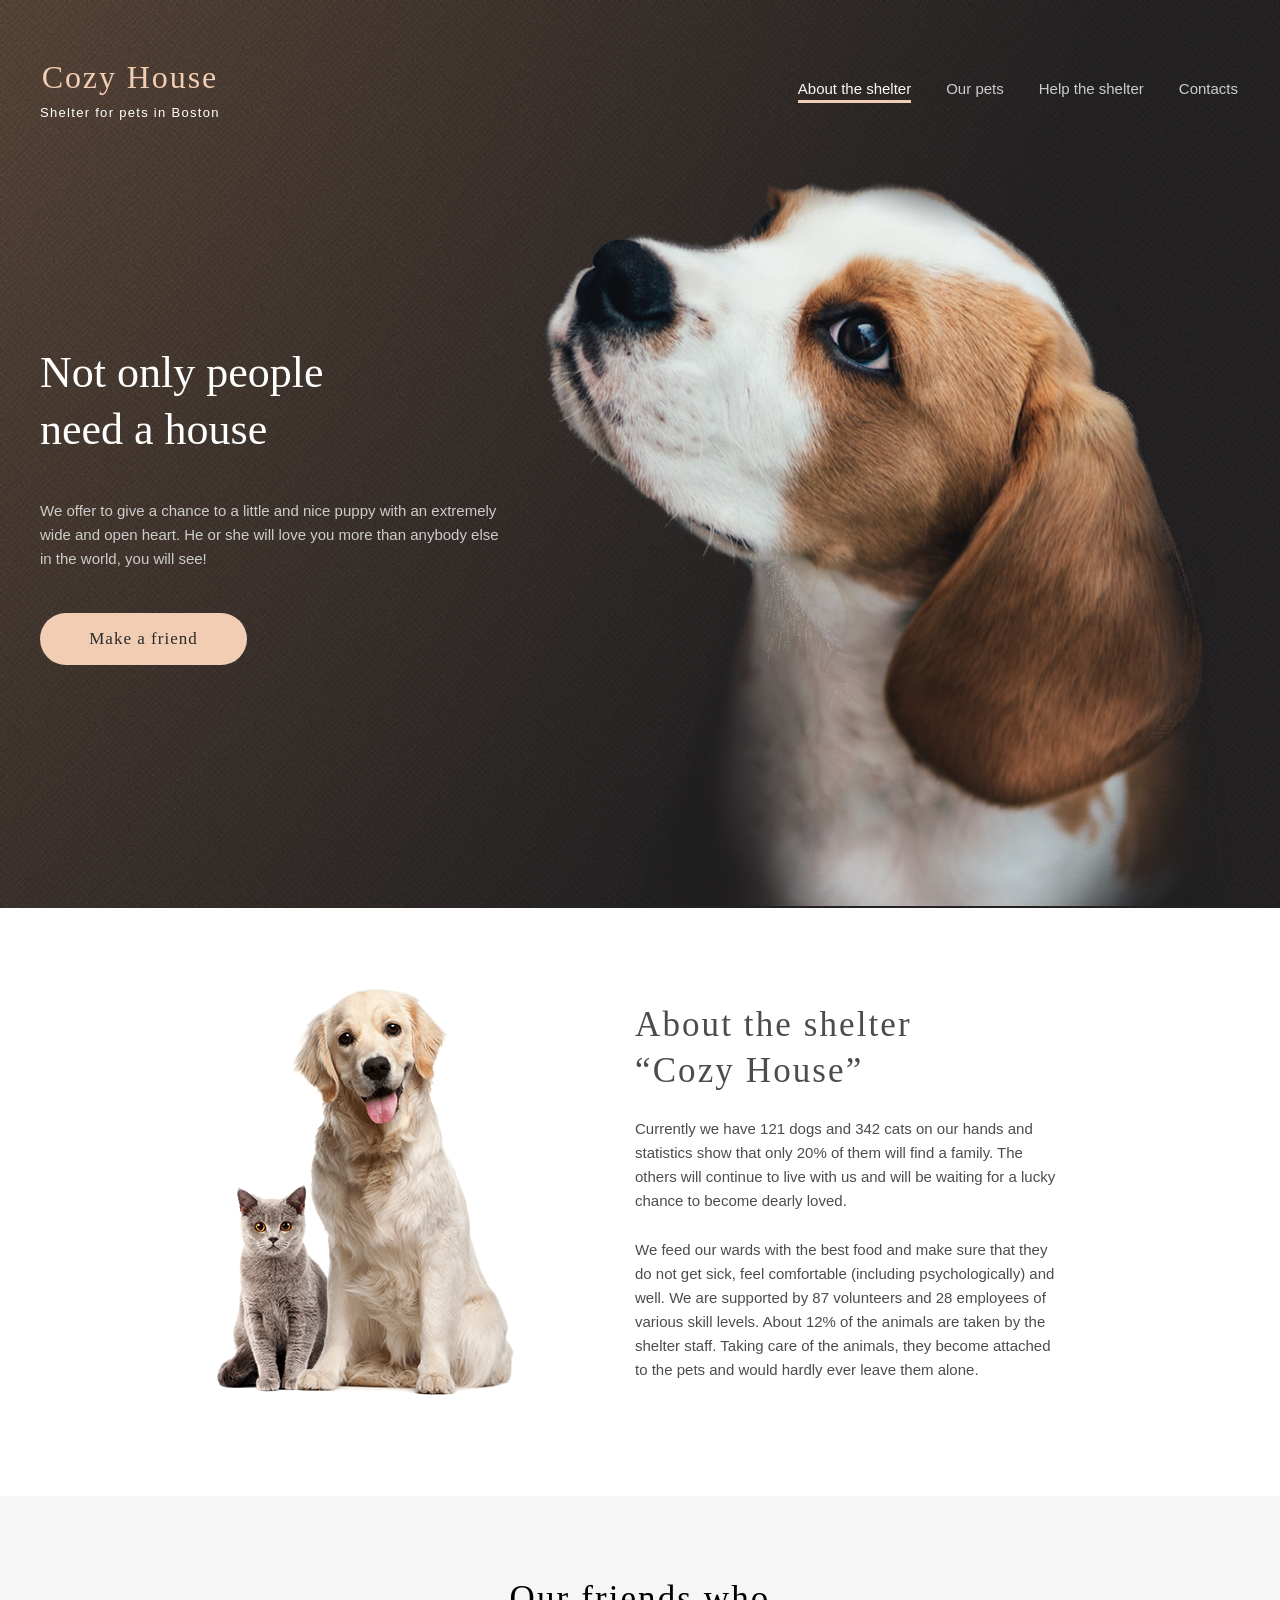
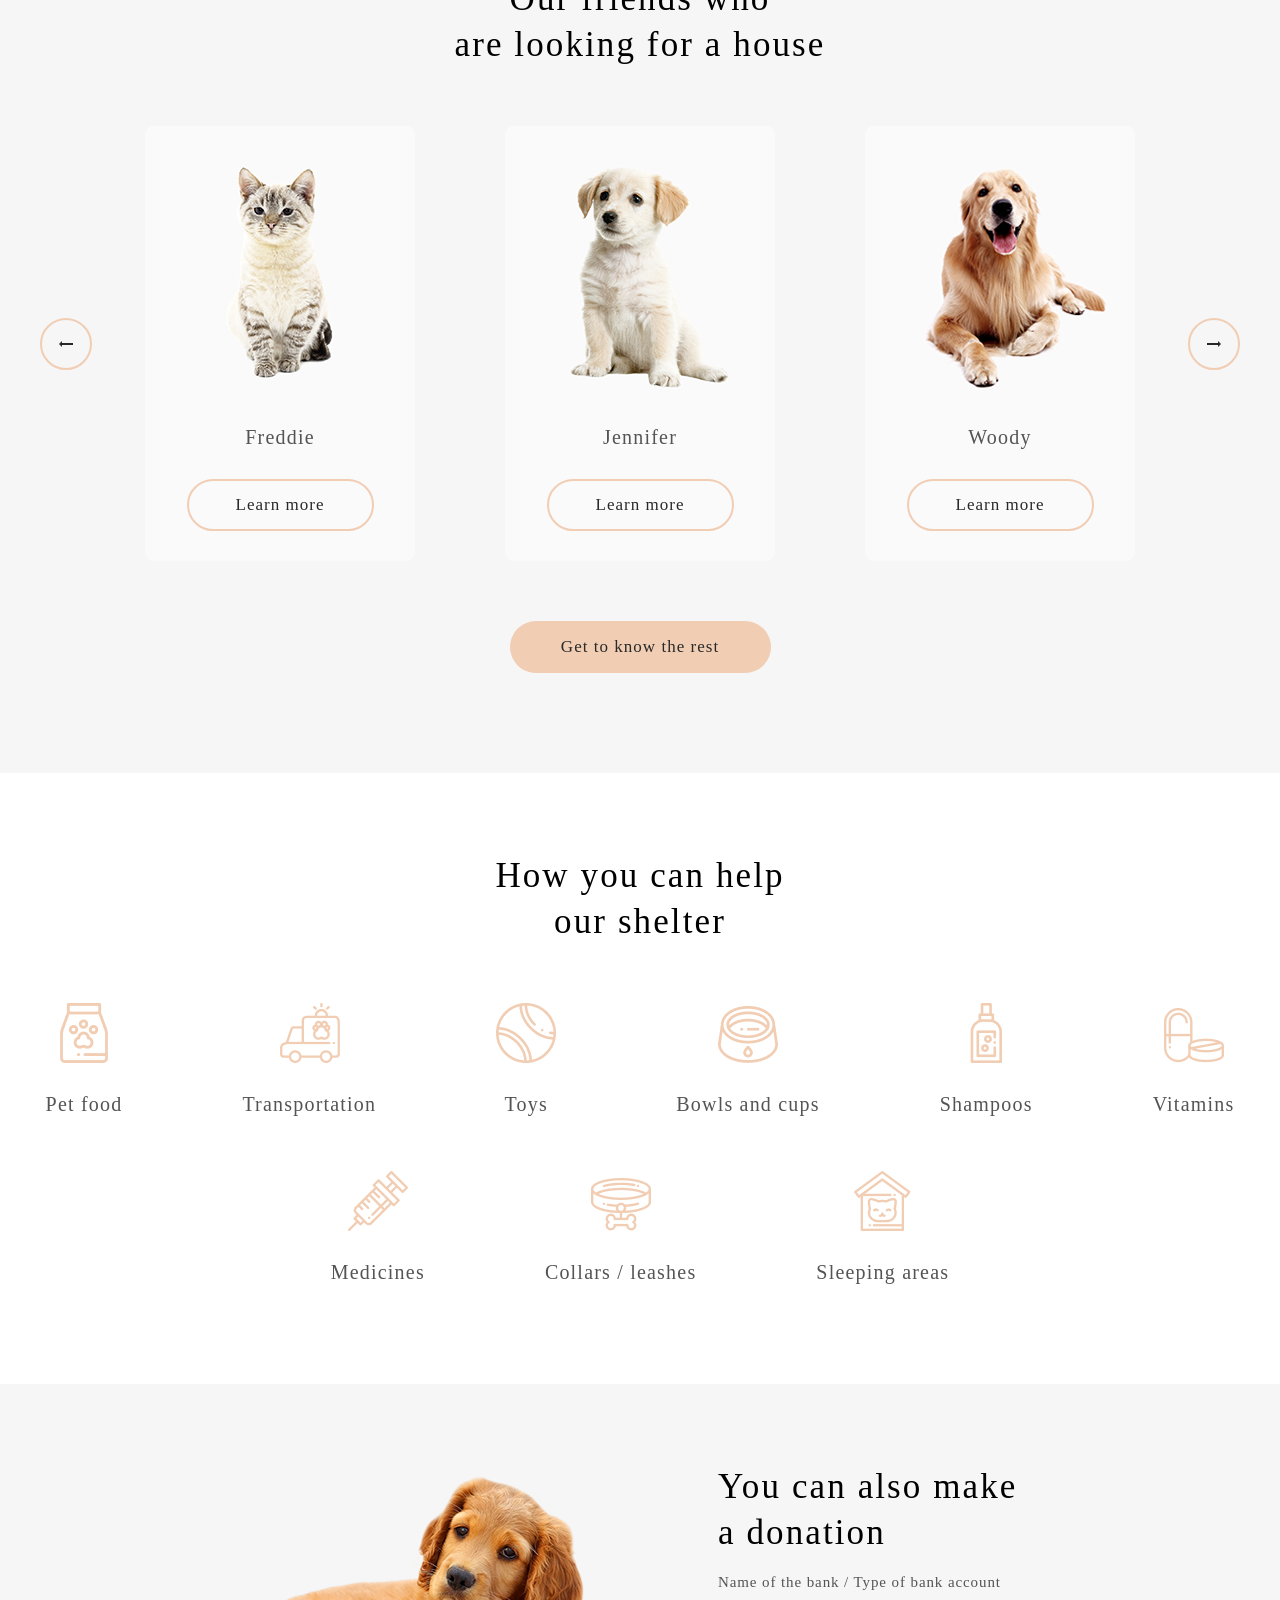
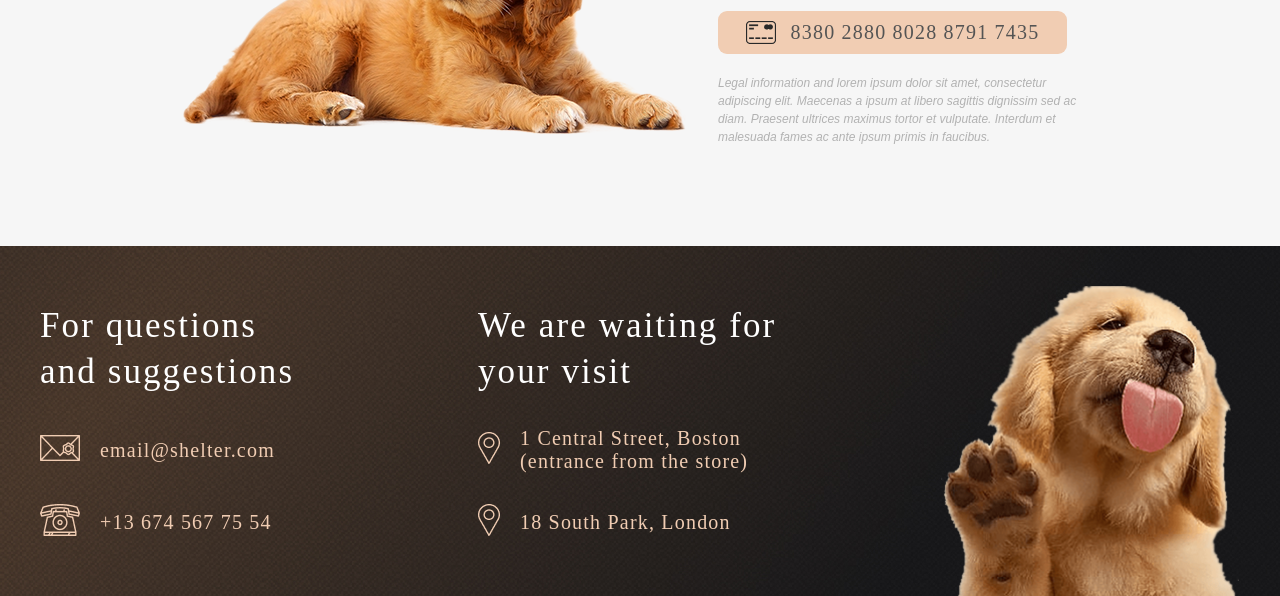
<file: shelter/pages/main/index.html>
<!DOCTYPE html>
<html lang="en">
<head>
    <meta charset="UTF-8">
    <meta http-equiv="X-UA-Compatible" content="IE=edge">
    <meta name="viewport" content="width=device-width, initial-scale=1.0">
    <title>Cozy House shelter</title>
    <link rel="stylesheet" href="style.css">
    <link rel="icon" href="../../assets/icons/favicon.ico">
</head>
<body>
    <header class="header">
        <div class="container header-container">
            <div class="logo">
                <h1 class="logo-title">Cozy House</h1>
                <p class="logo-subtitle">Shelter for pets in Boston</p>
            </div>
            <nav class="nav">
                <div class="logo logo-burger">
                    <h1 class="logo-title">Cozy House</h1>
                    <p class="logo-subtitle">Shelter for pets in Boston</p>
                </div>                
                <ul class="nav-menu">
                    <li class="nav-item">
                        <a class="nav-link nav-link-active" href="index.html">About the shelter</a>
                    </li>
                    <li class="nav-item">
                        <a class="nav-link" href="../../pages/pets/imdex.html">Our pets</a>
                    </li>
                    <li class="nav-item">
                        <a class="nav-link" href="#help">Help the shelter</a>
                    </li>
                    <li class="nav-item">
                        <a class="nav-link" href="#contacts">Contacts</a>
                    </li>
                </ul>
            </nav>
            <div class="burger">
                <div class="burger-line burger-line-1"></div>
                <div class="burger-line burger-line-2"></div>
                <div class="burger-line burger-line-3"></div>
            </div>
        </div>
    </header>
    <main>
        <div class="container start-screen-container">
            <div class="start-screen-content">
                <p class="start-screen-heading">Not only people need a house</p>
                <p class="start-screen-subheading">We offer to give a chance to a little and nice puppy with an extremely wide and open heart. He or she will love you more than anybody else in the world, you will see!</p>
                <a href="#pets" class="button-primary make-a-friend-btn">Make a friend</a>
            </div>
            <div class="start-screen-img"></div>
        </div>
        <div class="container about-container">
            <div class="about-image"></div>
            <div class="about-content">
                <h2 id="about" class="about-title">About the shelter “Cozy House”</h2>
                <p class="about-text about-text1">Currently we have 121 dogs and 342 cats on our hands and statistics show that only 20% of them will find a family. The others will continue to live with us and will be waiting for a lucky chance to become dearly loved.</p>
                <p class="about-text">We feed our wards with the best food and make sure that they do not get sick, feel comfortable (including psychologically) and well. We are supported by 87 volunteers and 28 employees of various skill levels. About 12% of the animals are taken by the shelter staff. Taking care of the animals, they become attached to the pets and would hardly ever leave them alone.</p>
            </div>
        </div>
        <div class="container pets-container">
            <h2 id="pets">Our friends who<br>are looking for a house</h2>
            <div class="slider-container">
                <div class="left-btn"></div>
                <div class="carousel-wrapper">
                    <div class="carousel">
                        <div class="item item-left">
                            <div class="sophia card">
                                <img src="../../assets/images/pets-Sophia.png" alt="pet">
                                <p class="pet-name">Sophia</p>
                                <button class="button-secondary learn-more-btn sophia">Learn more</button>
                            </div>
                            <div class="timmy card">
                                <img src="../../assets/images/pets-Timmy.png" alt="pet">
                                <p class="pet-name">Timmy</p>
                                <button class="button-secondary learn-more-btn timmy">Learn more</button>
                            </div>
                            <div class="charly card">
                                <img src="../../assets/images/pets-Charly.png" alt="pet">
                                <p class="pet-name">Charly</p>
                                <button class="button-secondary learn-more-btn charly">Learn more</button>
                            </div>
                        </div>
                        <div class="item item-active">
                            <div class="katrine card">
                                <img src="../../assets/images/pets-Katrine.png" alt="pet">
                                <p class="pet-name">Katrine</p>
                                <button class="button-secondary learn-more-btn katrine">Learn more</button>
                            </div>
                            <div class="jennifer card">
                                <img src="../../assets/images/pets-Jennifer.png" alt="pet">
                                <p class="pet-name">Jennifer</p>
                                <button class="button-secondary learn-more-btn jennifer">Learn more</button>
                            </div>
                            <div class="woody card">
                                <img src="../../assets/images/pets-Woody.png" alt="pet">
                                <p class="pet-name">Woody</p>
                                <button class="button-secondary learn-more-btn woody">Learn more</button>
                            </div>
                        </div>
                        <div class="item item-right">
                            <div class="sophia card">
                                <img src="../../assets/images/pets-Sophia.png" alt="pet">
                                <p class="pet-name">Sophia</p>
                                <button class="button-secondary learn-more-btn sophia">Learn more</button>
                            </div>
                            <div class="timmy card">
                                <img src="../../assets/images/pets-Timmy.png" alt="pet">
                                <p class="pet-name">Timmy</p>
                                <button class="button-secondary learn-more-btn timmy">Learn more</button>
                            </div>
                            <div class="charly card">
                                <img src="../../assets/images/pets-Charly.png" alt="pet">
                                <p class="pet-name">Charly</p>
                                <button class="button-secondary learn-more-btn charly">Learn more</button>
                            </div>
                        </div>
                    </div>
                </div>
                <div class="right-btn"></div>
            </div>
            <a href="../../pages/pets/imdex.html" class="button-primary get-to-know-btn">Get to know the rest</a>
        </div>
        <div class="container help-container">
            <h2 id="help">How you can help<br>our shelter</h2>
            <div class="help-list-container">
                <div class="help-item">
                    <img src="../../assets/images/Vector.png" alt="food">
                    <p>Pet food</p>
                </div>
                <div class="help-item">
                    <img src="../../assets/images/transportation.png" alt="transportation">
                    <p>Transportation</p>
                </div>
                <div class="help-item">
                    <img src="../../assets/images/toys.png" alt="toys">
                    <p>Toys</p>
                </div>
                <div class="help-item">
                    <img class="bowls-img" src="../../assets/images/bowls-and-cups.png" alt="bowls and cups">
                    <p>Bowls and cups</p>
                </div>
                <div class="help-item">
                    <img src="../../assets/images/shampoos.png" alt="shampoo">
                    <p>Shampoos</p>
                </div>
                <div class="help-item">
                    <img class="vitamins-img" src="../../assets/images/vitamins.png" alt="vitamins">
                    <p>Vitamins</p>
                </div>
                <div class="help-item">
                    <img src="../../assets/images/medicines.png" alt="medicines">
                    <p>Medicines</p>
                </div>
                <div class="help-item">
                    <img class="collars-img" src="../../assets/images/collars-or-leashes.png" alt="collars">
                    <p>Collars / leashes</p>
                </div>
                <div class="help-item">
                    <img src="../../assets/images/sleeping-area.png" alt="sleeping area">
                    <p>Sleeping areas</p>
                </div>             
            </div>
        </div>
        <div class="container donation-container">
            <div class="donation-image"></div>
            <div class="donation-content">
                <h2 class="donation-title">You can also make a donation</h2>
                <p class="bank-name">Name of the bank / Type of bank account</p>
                <a class="card-link" href="#">
                    <span class="card-link-span"><img class="card-img" src="../../assets/icons/credit-card.png" alt="card"></span>
                    <span class="card-link-span card-number">8380 2880 8028 8791 7435</span>
                </a>
                <p class="legal-information">Legal information and lorem ipsum dolor sit amet, consectetur adipiscing elit. Maecenas a ipsum at libero sagittis dignissim sed ac diam. Praesent ultrices maximus tortor et vulputate. Interdum et malesuada fames ac ante ipsum primis in faucibus.</p>
            </div>
        </div>
    </main>
    <footer class="container footer-container">
        <div class="contacts-tel contacts" id="contacts">
            <h2 class="contacts-heading">For questions and suggestions</h2>
            <p class="footer-p email-p">
                <a class="contacts-link" href="mailto:email@shelter.com">
                    <img src="../../assets/images/mail.png" alt="mail">
                </a>
                <a class="contacts-link" href="mailto:email@shelter.com">
                    email@shelter.com
                </a>
            </p>
            <p class="footer-p phone-p">
                <a class="contacts-link" href="tel:+136745677554">
                    <img src="../../assets/images/phone.png" alt="phone"></a>
                <a class="contacts-link" href="tel:+136745677554">
                    +13 674 567 75 54
                </a>
            </p>
        </div>
        <div class="contacts-geo contacts">
            <h2 class="contacts-heading">We are waiting for your visit</h2>
            <p class="footer-p boston-p">
                <a class="contacts-link" href="https://www.google.com/maps/@48.1638206,29.4000361,3z?hl=en" target="_blank">
                    <img src="../../assets/images/pin.png" alt="geo">
                </a>
                <a class="contacts-link" href="https://www.google.com/maps/@48.1638206,29.4000361,3z?hl=en" target="_blank">
                    1 Central Street, Boston (entrance from the store)
                </a>
                </p>
            <p class="footer-p london-p">
                <a class="contacts-link" href="https://www.google.com/maps/@48.1638206,29.4000361,3z?hl=en" target="_blank">
                    <img src="../../assets/images/pin.png" alt="geo">
                </a>
                <a class="contacts-link" href="https://www.google.com/maps/@48.1638206,29.4000361,3z?hl=en" target="_blank">
                    18 South Park, London
                </a>
            </p>
        </div>
        <div class="footer-img"></div>
    </footer>
    <div class="popup hidden">
        <div class="close-btn"></div>
        <div class="modal-window">
            <img class="popup-photo" src="../../assets/images/jennifer.png" alt="pet">
            <div class="popup-content">
                <p class="popup-name">Jennifer</p>
                <p class="popup-type">Dog - Labrador</p>
                <p class="popup-description">Jennifer is a sweet 2 months old Labrador that is patiently waiting to find a new forever home.This girl really enjoys being able to go outside to run and play, but won't hesitate to play up a storm in the house if she has all of her favorite toys.</p>
                <ul class="param-list">
                    <li class="param-item">
                        <img class="marker" src="../../assets/images/dot.png" alt="list marker">
                        <span class="param-anme"><b>Age: </b></span>
                        <span class="age">2 months</span>
                    </li>
                    <li class="param-item">
                        <img class="marker" src="../../assets/images/dot.png" alt="list marker">
                        <span class="param-anme"><b>Inoculations: </b></span>
                        <span class="inoculations">none</span>
                    </li>
                    <li class="param-item">
                        <img class="marker" src="../../assets/images/dot.png" alt="list marker">
                        <span class="param-anme"><b>Diseases: </b></span>
                        <span class="diseases">none</span>
                    </li>
                    <li class="param-item">
                        <img class="marker" src="../../assets/images/dot.png" alt="list marker">
                        <span class="param-anme"><b>Parasites: </b></span>
                        <span class="parasites">none</span>
                    </li>
                </ul>
            </div>
        </div>
    </div>
    <div class="darkener"></div>
    <script type="module" src="script.js"></script>
    <script src="pets.json"></script>
</body>
</html>
</file>
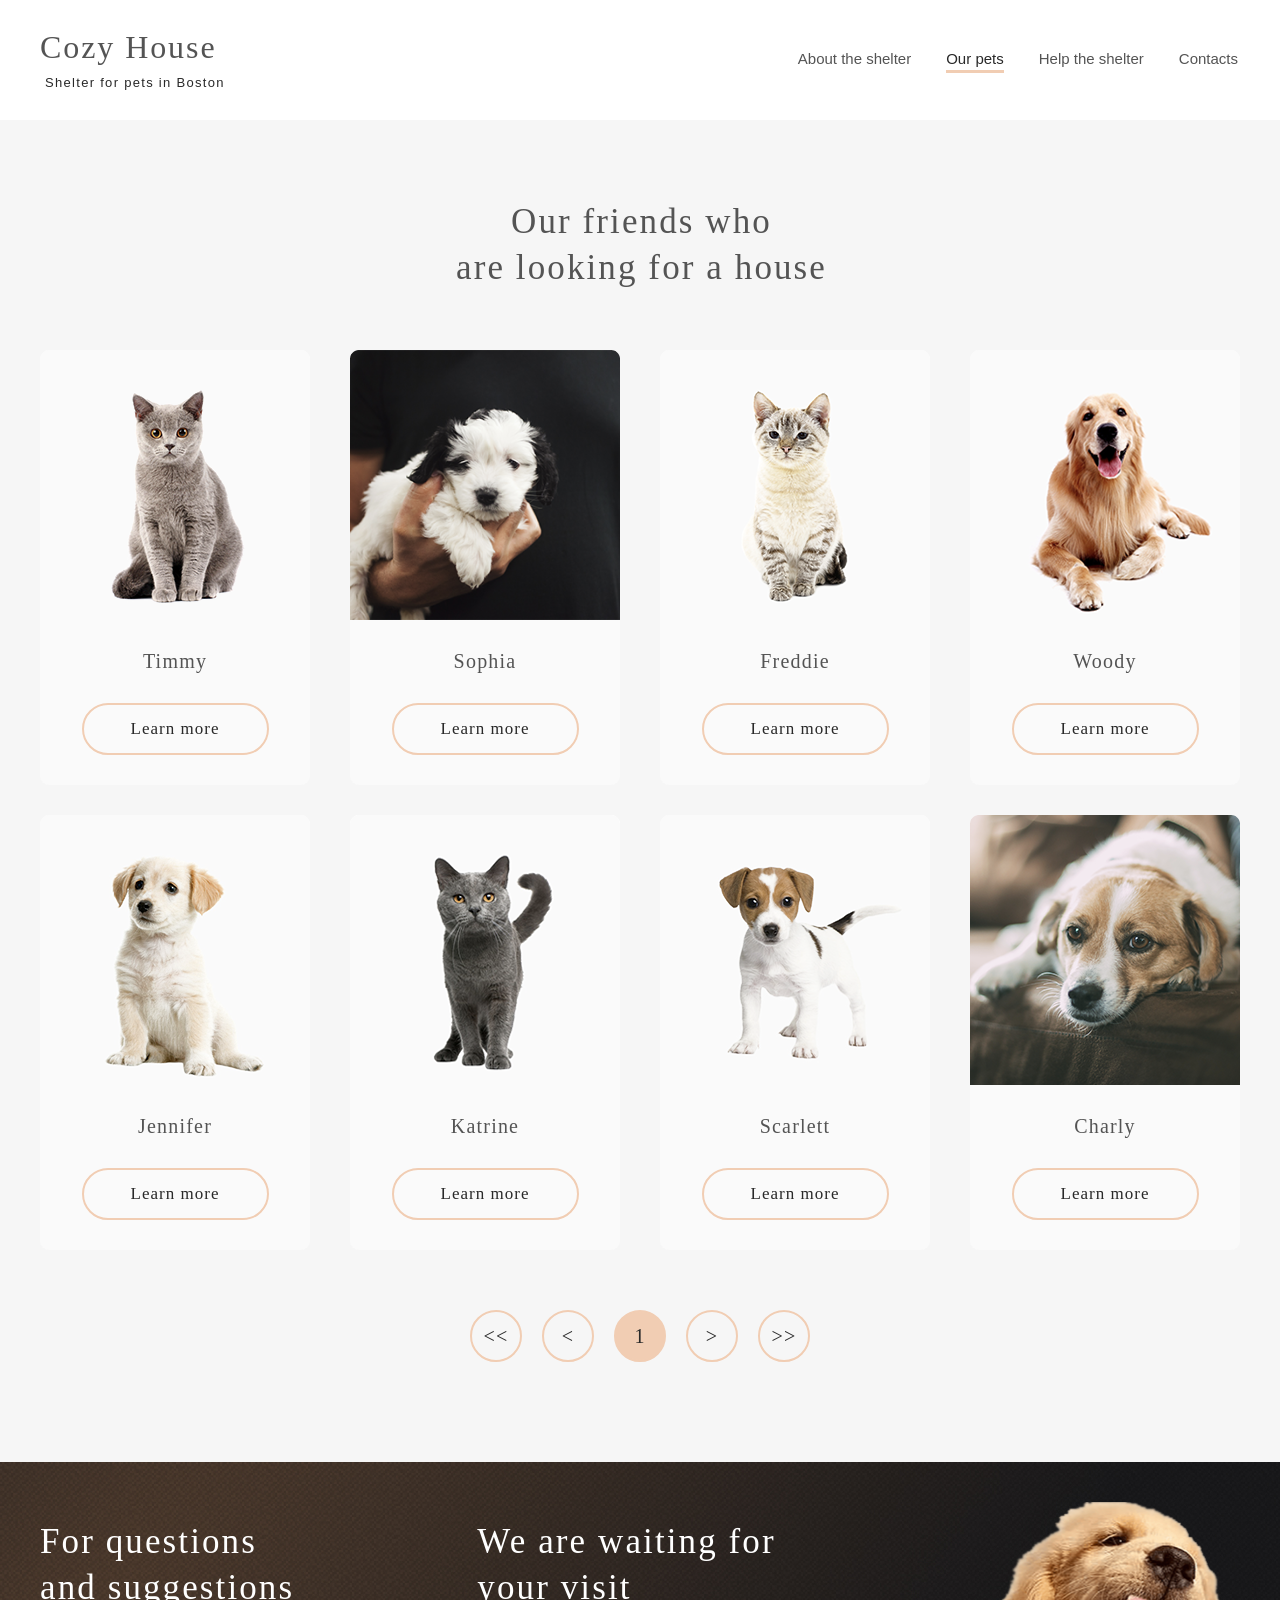
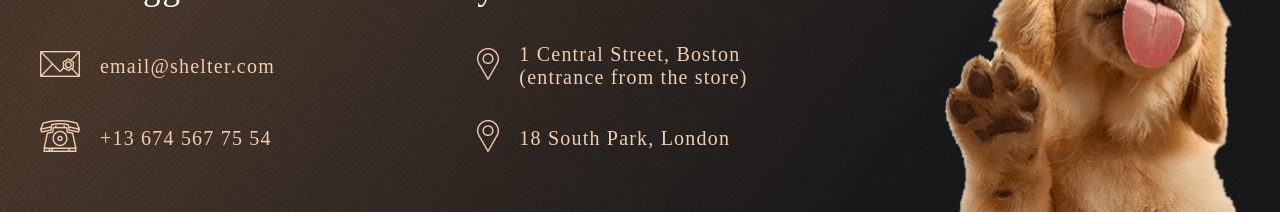
<file: shelter/pages/pets/imdex.html>
<!DOCTYPE html>
<html lang="en">
<head>
    <meta charset="UTF-8">
    <meta http-equiv="X-UA-Compatible" content="IE=edge">
    <meta name="viewport" content="width=device-width, initial-scale=1.0">
    <title>Cozy House shelter pets</title>
    <link rel="stylesheet" href="style.css">
    <link rel="icon" href="../../assets/icons/favicon.ico">
</head>
<body>
    <header class="header">
        <div class="container header-container">
            <a href="../../pages/main/index.html" class="logo-link">
                <h1 class="logo-title">Cozy House</h1>
                <p class="logo-subtitle">Shelter for pets in Boston</p>
            </a>
            <nav class="nav">
                <a href="../../pages/main/index.html" class="logo-link logo-burger">
                    <h1 class="logo-title">Cozy House</h1>
                    <p class="logo-subtitle">Shelter for pets in Boston</p>
                </a>   
                <ul class="nav-menu">
                    <li class="nav-item">
                        <a class="nav-link" href="../../pages/main/index.html">About the shelter</a>
                    </li>
                    <li class="nav-item">
                        <a class="nav-link nav-link-active" href="../../pages/pets/imdex.html">Our pets</a>
                    </li>
                    <li class="nav-item">
                        <a class="nav-link" href="../../pages/main/#help">Help the shelter</a>
                    </li>
                    <li class="nav-item">
                        <a class="nav-link" href="#contacts">Contacts</a>
                    </li>
                </ul>
            </nav>
            <div class="burger">
                <div class="burger-line burger-line-1"></div>
                <div class="burger-line burger-line-2"></div>
                <div class="burger-line burger-line-3"></div>
            </div>
            <div class="darkener"></div>            
        </div>
    </header>
    <main>
        <div class="popup hidden">
            <div class="close-btn"></div>
            <div class="modal-window">
                <img class="popup-photo" src="../../assets/images/jennifer.png" alt="pet">
                <div class="popup-content">
                    <p class="popup-name">Jennifer</p>
                    <p class="popup-type">Dog - Labrador</p>
                    <p class="popup-description">Jennifer is a sweet 2 months old Labrador that is patiently waiting to find a new forever home.This girl really enjoys being able to go outside to run and play, but won't hesitate to play up a storm in the house if she has all of her favorite toys.</p>
                    <ul class="param-list">
                        <li class="param-item">
                            <img class="marker" src="../../assets/images/dot.png" alt="list marker">
                            <span class="param-anme"><b>Age: </b></span>
                            <span class="age">2 months</span>
                        </li>
                        <li class="param-item">
                            <img class="marker" src="../../assets/images/dot.png" alt="list marker">
                            <span class="param-anme"><b>Inoculations: </b></span>
                            <span class="inoculations">none</span>
                        </li>
                        <li class="param-item">
                            <img class="marker" src="../../assets/images/dot.png" alt="list marker">
                            <span class="param-anme"><b>Diseases: </b></span>
                            <span class="diseases">none</span>
                        </li>
                        <li class="param-item">
                            <img class="marker" src="../../assets/images/dot.png" alt="list marker">
                            <span class="param-anme"><b>Parasites: </b></span>
                            <span class="parasites">none</span>
                        </li>
                    </ul>
                </div>
            </div>
        </div>
        <div class="container pets-container">
            <h2 class="pets-title">Our friends who<br>are looking for a house</h2>
            <div class="carousel-wrapper">    
                <div class="carousel">
                    <div class="item item-left">
                        <div class="katrine card">
                            <img src="../../assets/images/pets-Katrine.png" alt="pet">
                            <p class="pet-name">Katrine</p>
                            <button class="button-secondary learn-more-btn">Learn more</button>
                        </div>
                        <div class="jennifer card">
                            <img src="../../assets/images/pets-Jennifer.png" alt="pet">
                            <p class="pet-name">Jennifer</p>
                            <button class="button-secondary learn-more-btn">Learn more</button>
                        </div>
                        <div class="woody card">
                            <img src="../../assets/images/pets-Woody.png" alt="pet">
                            <p class="pet-name">Woody</p>
                            <button class="button-secondary learn-more-btn">Learn more</button>
                        </div>
                        <div class="sophia card">
                            <img src="../../assets/images/pets-Sophia.png" alt="pet">
                            <p class="pet-name">Sophia</p>
                            <button class="button-secondary learn-more-btn">Learn more</button>
                        </div>
                        <div class="timmy card">
                            <img src="../../assets/images/pets-Timmy.png" alt="pet">
                            <p class="pet-name">Timmy</p>
                            <button class="button-secondary learn-more-btn">Learn more</button>
                        </div>
                        <div class="charly card">
                            <img src="../../assets/images/pets-Charly.png" alt="pet">
                            <p class="pet-name">Charly</p>
                            <button class="button-secondary learn-more-btn">Learn more</button>
                        </div>
                        <div class="scarlett card">
                            <img src="../../assets/images/pets-Scarlett.png" alt="pet">
                            <p class="pet-name">Scarlett</p>
                            <button class="button-secondary learn-more-btn">Learn more</button>
                        </div>
                        <div class="freddie card">
                            <img src="../../assets/images/pets-Freddie.png" alt="pet">
                            <p class="pet-name">Freddie</p>
                            <button class="button-secondary learn-more-btn">Learn more</button>
                        </div>
                    </div>
                    <div class="item item-active">
                        <div class="katrine card">
                            <img src="../../assets/images/pets-Katrine.png" alt="pet">
                            <p class="pet-name">Katrine</p>
                            <button class="button-secondary learn-more-btn">Learn more</button>
                        </div>
                        <div class="jennifer card">
                            <img src="../../assets/images/pets-Jennifer.png" alt="pet">
                            <p class="pet-name">Jennifer</p>
                            <button class="button-secondary learn-more-btn">Learn more</button>
                        </div>
                        <div class="woody card">
                            <img src="../../assets/images/pets-Woody.png" alt="pet">
                            <p class="pet-name">Woody</p>
                            <button class="button-secondary learn-more-btn">Learn more</button>
                        </div>
                        <div class="sophia card">
                            <img src="../../assets/images/pets-Sophia.png" alt="pet">
                            <p class="pet-name">Sophia</p>
                            <button class="button-secondary learn-more-btn">Learn more</button>
                        </div>
                        <div class="timmy card">
                            <img src="../../assets/images/pets-Timmy.png" alt="pet">
                            <p class="pet-name">Timmy</p>
                            <button class="button-secondary learn-more-btn">Learn more</button>
                        </div>
                        <div class="charly card">
                            <img src="../../assets/images/pets-Charly.png" alt="pet">
                            <p class="pet-name">Charly</p>
                            <button class="button-secondary learn-more-btn">Learn more</button>
                        </div>
                        <div class="scarlett card">
                            <img src="../../assets/images/pets-Scarlett.png" alt="pet">
                            <p class="pet-name">Scarlett</p>
                            <button class="button-secondary learn-more-btn">Learn more</button>
                        </div>
                        <div class="freddie card">
                            <img src="../../assets/images/pets-Freddie.png" alt="pet">
                            <p class="pet-name">Freddie</p>
                            <button class="button-secondary learn-more-btn">Learn more</button>
                        </div>
                    </div>
                    <div class="item item-right">
                        <div class="katrine card">
                            <img src="../../assets/images/pets-Katrine.png" alt="pet">
                            <p class="pet-name">Katrine</p>
                            <button class="button-secondary learn-more-btn">Learn more</button>
                        </div>
                        <div class="jennifer card">
                            <img src="../../assets/images/pets-Jennifer.png" alt="pet">
                            <p class="pet-name">Jennifer</p>
                            <button class="button-secondary learn-more-btn">Learn more</button>
                        </div>
                        <div class="woody card">
                            <img src="../../assets/images/pets-Woody.png" alt="pet">
                            <p class="pet-name">Woody</p>
                            <button class="button-secondary learn-more-btn">Learn more</button>
                        </div>
                        <div class="sophia card">
                            <img src="../../assets/images/pets-Sophia.png" alt="pet">
                            <p class="pet-name">Sophia</p>
                            <button class="button-secondary learn-more-btn">Learn more</button>
                        </div>
                        <div class="timmy card">
                            <img src="../../assets/images/pets-Timmy.png" alt="pet">
                            <p class="pet-name">Timmy</p>
                            <button class="button-secondary learn-more-btn">Learn more</button>
                        </div>
                        <div class="charly card">
                            <img src="../../assets/images/pets-Charly.png" alt="pet">
                            <p class="pet-name">Charly</p>
                            <button class="button-secondary learn-more-btn">Learn more</button>
                        </div>
                        <div class="scarlett card">
                            <img src="../../assets/images/pets-Scarlett.png" alt="pet">
                            <p class="pet-name">Scarlett</p>
                            <button class="button-secondary learn-more-btn">Learn more</button>
                        </div>
                        <div class="freddie card">
                            <img src="../../assets/images/pets-Freddie.png" alt="pet">
                            <p class="pet-name">Freddie</p>
                            <button class="button-secondary learn-more-btn">Learn more</button>
                        </div>
                    </div>
                </div>
            </div>    
            <div class="navigation-container">
                <div class="navigation-button start-btn disabled">&lt&lt</div>
                <div class="navigation-button left-btn disabled">&lt;</div>
                <div class="navigation-button page-counter">1</div>
                <div class="navigation-button right-btn enabled">&gt</div>
                <div class="navigation-button end-btn enabled">&gt&gt</div>
            </div>
        </div>
    </main>
    <footer class="container footer-container">
        <div class="contacts-tel contacts" id="contacts">
            <h2 class="contacts-heading">For questions and suggestions</h2>
            <p class="footer-p email-p">
                <a class="contacts-link" href="mailto:email@shelter.com">
                    <img src="../../assets/images/mail.png" alt="mail">
                </a>
                <a class="contacts-link" href="mailto:email@shelter.com">
                    email@shelter.com
                </a>
            </p>
            <p class="footer-p phone-p">
                <a class="contacts-link" href="tel:+136745677554">
                    <img src="../../assets/images/phone.png" alt="phone"></a>
                <a class="contacts-link" href="tel:+136745677554">
                    +13 674 567 75 54
                </a>
            </p>
        </div>
        <div class="contacts-geo contacts">
            <h2 class="contacts-heading">We are waiting for your visit</h2>
            <p class="footer-p boston-p">
                <a class="contacts-link" href="https://www.google.com/maps/@48.1638206,29.4000361,3z?hl=en" target="_blank">
                    <img src="../../assets/images/pin.png" alt="geo">
                </a>
                <a class="contacts-link" href="https://www.google.com/maps/@48.1638206,29.4000361,3z?hl=en" target="_blank">
                    1 Central Street, Boston (entrance from the store)
                </a>
                </p>
            <p class="footer-p london-p">
                <a class="contacts-link" href="https://www.google.com/maps/@48.1638206,29.4000361,3z?hl=en" target="_blank">
                    <img src="../../assets/images/pin.png" alt="geo">
                </a>
                <a class="contacts-link" href="https://www.google.com/maps/@48.1638206,29.4000361,3z?hl=en" target="_blank">
                    18 South Park, London
                </a>
            </p>
        </div>
        <div class="footer-img"></div>
    </footer>
    <script src="../main/pets.json"></script>
    <script type="module" src="script.js"></script>
</body>
</html>
</file>
<file: shelter/pages/main/style.css>
html {
    scroll-behavior: smooth;
}
.disabled {
    overflow: hidden;
}
* {
    box-sizing: border-box;
}
body {
    background-color: #ffff;
    margin: 0;
    padding: 0;
}
.container {
    width: 1280px;
    margin: 0 auto;
    padding: 0 40px;
    overflow-x: hidden;
}
/*Header*/
.header-container {
    height: 180px;
    padding: 60px 40px;
    display: flex;
    justify-content: space-between;
    background: url(../../assets/images/start-screen-gradient-background.jpg);    
}

.logo {
    display: flex;
    flex-direction: column;
    row-gap: 10px;
    align-items: center;
}
.logo:hover{
    cursor: pointer;
}
.logo-title {
    margin: 0;
    font-family: 'Georgia';
    font-style: normal;
    font-weight: 400;
    font-size: 32px;
    line-height: 110%;
    /* or 35px */
    letter-spacing: 0.06em;
    color: #F1CDB3;
}
.logo-subtitle {
    font-family: 'Arial';
    font-style: normal;
    font-weight: 400;
    font-size: 13px;
    line-height: 15px;
    /* identical to box height */
    letter-spacing: 0.1em;
    /* color-light-xl */
    color: #FFFFFF;
    margin: 0;
}
.nav-menu {
    display: flex;
    align-items: center;
    column-gap: 35px;
    list-style: none;
    margin-top: 0;
    height: 60px;
    padding-right: 2px;
    padding-bottom: 2px;   
}
.nav-link {
    text-decoration: none;
    transition: 0.5s;
     padding-bottom: 3px;
}

.nav-link, .start-screen-subheading, .about-content {
    font-family: 'Arial';
    font-style: normal;
    font-weight: 400;
    font-size: 15px;
    line-height: 160%;
    /* identical to box height, or 24px */
    color: #CDCDCD;
}

.nav-link:hover {
    color: #FAFAFA;
    transform: translatey(-0.45em);
}
.nav-link-active {
    border-bottom: 3px solid #F1CDB3;;
    color: #FAFAFA
}

/* start screen*/
.start-screen-container {
    height: 728px;
    background: url(../../assets/images/start-screen-gradient-background.jpg);
    background-position: center -180px;
    display: flex;
    column-gap: 42px;
}
.start-screen-content {
    display: flex;
    flex-direction: column;
    row-gap: 41px;
    margin-top: 164px;
}
.start-screen-heading {
    font-family: 'Georgia';
    font-style: normal;
    font-weight: 400;
    font-size: 44px;
    line-height: 57px;
    /* or 57px */
    color: #FFFFFF;
    width: 310px;
    margin: 0;
}
.start-screen-subheading{
    width: 460px;
    height: 72px;
    margin: 0;
}
.start-screen-img {
    width: 698px;   
    height: 726px;
    background-image: url(../../assets/images/start-screen-puppy.png);

}

.make-a-friend-btn {
    margin-top: 1px;
}

/* button  */
.button-primary {
    display: inline-block;
    width: 207px;
    height: 52px;
    background: #F1CDB3;
    border-radius: 100px;
    border: none;
    font-family: 'Georgia';
    font-style: normal;
    font-weight: 400;
    font-size: 17px;
    line-height: 130%;
    /* identical to box height, or 22px */
    letter-spacing: 0.06em;
    color: #292929;
    transition: 0.5s;
    text-align: center;
    text-decoration: none;
    padding-top: 15px;
    
}
.button-primary:hover {
    background: #FDDCC4;
    cursor: pointer;
    transform: translatey(-0.45em);
}

/*  about */
.about-container {
    display: flex;
    padding-top: 80px;
    padding-bottom: 100px;
    justify-content: center;
    column-gap: 120px;
    background: #FFFFFF;
}
.about-image {
    background-image: url(../../assets/images/about-pets.png);
    width: 300px;
    height: 408px;
}
.about-title{
    width: 370px;
    height: 90px;
    font-family: 'Georgia';
    font-style: normal;
    font-weight: 400;
    font-size: 35px;
    line-height: 130%;
    /* or 45px */
    letter-spacing: 0.06em;
    margin-top: 14px;
    margin-bottom: 0;
}
.about-content{
    width: 430px;
    color: #4C4C4C;
    margin: 0;
}
.about-text {
    margin: 0;
    margin-top: 25px;
}

/* pets */
.pets-container {
    display: flex;
    flex-direction: column;
    align-items: center;
    padding-top: 80px;
    padding-bottom: 100px;
    background: #F6F6F6;
    row-gap: 60px;
}
#pets, #help, .donation-title {
    width: 400px;
    height: 90px;
    font-family: 'Georgia';
    font-style: normal;
    font-weight: 400;
    font-size: 35px;
    line-height: 130%;
    /* or 45px */
    letter-spacing: 0.06em;
    margin: 0 auto;
    text-align: center;
}
.get-to-know-btn {
    width: 261px;
    height: 52px;
}
.slider-container {
    display: flex;  
    justify-content: center;
    align-items: center;
    width: 100%;
    height: 435px;
    margin:0;
    column-gap: 53px;
}
.carousel-wrapper {
    width: 990px;
    overflow: hidden;
    height: 100%;
}
.carousel {
    position: relative;
    display: flex;
    height: 100%;
    flex-direction: row;
    justify-content: space-between;
    max-width: 990px;
    left: -990px;
}
.item {
    display: flex;
    flex-direction: row;
    justify-content: space-between;
    gap: 90px;
}

@keyframes move-right {
    from {
        left: -990px;
    }
    to {
        left: -1980px;
    }
}
.transition-right {
    animation-name: move-right;
    animation-duration: 0.5s;
}
@keyframes move-left {
    from {
        left: -990px;
    }
    to {
        left: 0px;
    }
}
.transition-left {
    animation-name: move-left;
    animation-duration: 0.5s;
}
.card {
    display: flex;
    align-items: center;
    flex-direction: column;
    row-gap: 30px;
    background-color: #FAFAFA;
    border-radius: 9px;
}
.card:hover {
    cursor: pointer;
    background-color: #ffffff;
    box-shadow: 0px 2px 35px 14px rgba(13, 13, 13, 0.04);
}
.pet-name {
    font-family: 'Georgia';
    font-style: normal;
    font-weight: 400;
    font-size: 20px;
    line-height: 23px;
    /* identical to box height */
    display: flex;
    align-items: center;
    text-align: center;
    letter-spacing: 0.06em;
    color: #545454;
    margin: 0;
}

/*button*/
.button-secondary {
    width: 187px;
    height: 52px;
    border-radius: 100px;
    border: 2px solid #F1CDB3;
    font-family: 'Georgia';
    font-style: normal;
    font-weight: 400;
    font-size: 17px;
    line-height: 130%;
    /* identical to box height, or 22px */
    letter-spacing: 0.06em;
    color: #292929;
    transition: 0.5s;
    text-align: center;
    text-decoration: none; 
    background-color: #FAFAFA; 
}
.button-secondary:hover {
    background: #FDDCC4;
    cursor: pointer;
    transform: translatey(-0.45em);
    border: 2px solid #FDDCC4;
}
.card:hover .button-secondary{
    background: #FDDCC4;
    cursor: pointer;
    border: 2px solid #FDDCC4;
}
.left-btn, .right-btn {
    width: 52px;
    height: 52px;
    border: 2px solid #F1CDB3;
    border-radius: 100px;
    background-repeat: no-repeat;
    background-position: center;
    transition: 0.5s;
} 
.left-btn {
    background-image: url(../../assets/images/Arrow.png);   
}
.right-btn {
    background-image: url(../../assets/images/Arrow.png);
    transform: rotate(-180deg)
}
.left-btn:hover, .right-btn:hover {
    cursor: pointer;
    background-color: #FDDCC4;
    transition: 0.5s;
    border: 2px solid #FDDCC4;
}


/* HELP */

.help-container {
    padding-top: 80px;
    padding-bottom: 80px;
}
.help-list-container {
    padding-top: 60px;
    display: flex;
    align-items: flex-end;
    justify-content: center;
    flex-wrap: wrap;
    gap: 35px 120px;
}
.help-item {
    font-family: 'Georgia';
    font-style: normal;
    font-weight: 400;
    font-size: 20px;
    line-height: 115%;
    /* identical to box height, or 23px */
    text-align: center;
    letter-spacing: 0.06em;
    /* color-dark-l */
    color: #545454;
}
.help-item p {
    margin-top: 25px;
}

/*donation*/

.donation-container {
    padding-top: 80px;
    padding-bottom: 100px;
    height: 462px;
    background: #F6F6F6;
    display: flex;
    justify-content: center;
    align-items: center;
    column-gap: 30px;
}
.donation-image {
    width: 505px;
    height: 261px;
    background-image: url(../../assets/images/donation-dog.png);
    margin-left: 1px;
}
.donation-content {
    width: 380px;
    height: 282px;
    display: flex;
    flex-direction: column;
    row-gap: 20px;
}
.donation-title {
    margin: 0;
    width: 300px;
    text-align: left;
}
.bank-name {
    width: 100%;
    font-family: 'Georgia';
    font-style: normal;
    font-weight: 400;
    font-size: 15px;
    line-height: 110%;
    /* identical to box height, or 17px */
    letter-spacing: 0.06em;
    color: #545454;
    margin: 0;
}
.legal-information {
    margin: 0;
    font-family: 'Arial';
    font-style: italic;
    font-weight: 400;
    font-size: 12px;
    line-height: 18px;
    /* or 150% */
    color: #B2B2B2;
}
.card-link {
    text-decoration: none;
    margin-top: 2px;
    width: 349px;
    height: 43px;
    background: #F1CDB3;
    border-radius: 9px;
    margin: 0;
    display: flex;
    column-gap: 15px;
    justify-content: center;
    transition: 0.5s;
}
.card-link:hover {
    background: #FDDCC4;
}

.card-link-span {
    font-family: 'Georgia';
    font-style: normal;
    font-weight: 400;
    font-size: 20px;
    line-height: 115%;
    /* identical to box height, or 23px */
    letter-spacing: 0.06em;
    color: #545454;
    margin-top: 10px;
}
/*footer*/
.footer-container {
    background: url(../../assets/images/footer-gradient-background.jpg);
    height: 350px;
    display: flex;
    padding-top: 40px;
    column-gap: 158px;
}
.contacts-link {
    font-family: 'Georgia';
    font-style: normal;
    font-weight: 400;
    font-size: 20px;
    line-height: 115%;
    /* or 23px */
    letter-spacing: 0.06em;
    color: #F1CDB3;
    text-decoration: none;
    margin: 0;
}
.contacts-heading {
    font-family: 'Georgia';
    font-style: normal;
    font-weight: 400;
    font-size: 35px;
    line-height: 130%;
    /* or 45px */
    letter-spacing: 0.06em;
    color: #FFFFFF;
    margin: 0;
    padding-top: 17px;
}
.contacts-tel {
    width: 280px;
}
.contacts-geo {
    width: 302px;
}
.footer-img {
    background-image: url(../../assets/images/footer-puppy.png);
    width: 300px;
    height: 310px;
    margin-left: 2px;
}
.footer-p {
    display: flex;
    column-gap: 20px;
    margin: 0;
    align-items: center;
    transition: 0.5s;   
}
.footer-p:hover {
    transform: translatey(-0.25em);
}
.email-p {
    margin-top: 41px;
}
.phone-p {
    margin-top: 38px;
}
.boston-p {
    margin-top: 33px;
}
.london-p {
    margin-top: 31px;
}

.burger {
    display: none;
}
.logo-burger {
    display: none;
}
/*POPUP*/
.popup {
    display: flex;
    flex-direction: column;
    position: fixed;
    width: 952px;
    height: 552px;
    left: 50%;
    top: 50%;
    transform: translate(-47%, -50%);
    z-index: 3;
}
.modal-window {
    display: flex;
    flex-direction: row;
    justify-content: flex-start;
    gap: 30px;
    background: #FAFAFA;
    border-radius: 9px;
    width: 900px;
}
.popup-name {
    font-family: 'Georgia';
    font-style: normal;
    font-weight: 400;
    font-size: 35px;
    line-height: 130%;
    /* or 45px */
    letter-spacing: 0.06em;
    color: #000000;
    margin: 0;
    margin-top: 50px;
}
.popup-type {
    font-family: 'Georgia';
    font-style: normal;
    font-weight: 400;
    font-size: 20px;
    line-height: 115%;
    /* identical to box height, or 23px */
    letter-spacing: 0.06em;
    color: #000000;
    margin: 0;
    margin-top: 10px;
}
.popup-description, .param-list {
    font-family: 'Georgia';
    font-style: normal;
    font-weight: 400;
    font-size: 15px;
    line-height: 110%;
    /* or 17px */
    letter-spacing: 0.06em;
    color: #000000;
    width: 350px;
    margin: 0;
    margin-top: 40px;
}
.param-list {
    padding: 0;
    margin: 0;
    margin-top: 40px; 
    list-style: none;  
}
.marker {
    padding-bottom: 3px;
    padding-right: 10px;
}
.param-item {
    margin-top: 11px;
}
.darkener.active {
    display: block;
    position: fixed;
    top: 0;
    left: 0;
    height: 100vh;
    width: 100vw;
    background-color: rgba(41, 41, 41);
    opacity: 60%;  
    transition: all 0.5s;
}
.close-btn {
    align-self: flex-end;
    width: 52px;
    height: 52px;
    border: 2px solid #F1CDB3;
    border-radius: 100px;     
    background-repeat: no-repeat;
    background-position: center;
    transition: 0.5s;  
    background-image: url(../../assets/images/close.png);
}
.close-btn:hover {
    cursor: pointer;
    background-color: #FDDCC4;
    transition: 0.5s;
    border: 2px solid #FDDCC4;
}
.close-btn-hovered {
    cursor: pointer;
    background-color: #FDDCC4;
    transition: 0.5s;
    border: 2px solid #FDDCC4;
}
.hidden {
    display: none;
}

/*adaprive 768 <= width <1280*/
@media (max-width: 1279px) {
.container {
    width: calc(100%-30px);
    height: 110px;
    padding: 0 30px;
}
.about-container, .pets-container, .help-container, .donation-container, .footer-container {
    width: 100%;
}

/*Header*/
.header-container {
    width: 100%;
    padding: 30px;
    background: url(../../assets/images/start-screen-gradient-background768.jpg);
    background-repeat: no-repeat;
    background-size: 100%;
}

    /* start screen*/
.start-screen-container {
    padding-top: 41px;
    width: 100%;
    height: 1055px;
    background: url(../../assets/images/start-screen-gradient-background768.jpg);
    background-repeat: no-repeat;
    background-size: 100%;
    flex-direction: column;
    row-gap: 100px;         
}
.start-screen-content {
    display: flex;
    flex-direction: column;
    align-items: center;
    margin-top: 0;
    margin-right: 1px;
}
.start-screen-heading {
    margin: 0;
    margin-right: 150px;
}
.start-screen-img {
    background-image: url(../../assets/images/start-screen-puppy.png);
    background-size: 569px 593px;
    background-repeat: no-repeat;
    align-self: flex-end;
    background-position: right 0px;              
}

        /*about*/
.about-container {
    display: flex;
    flex-direction: column-reverse;
    height: auto;
    padding-top: 80px;
    padding-bottom: 100px;
    align-items: center;
    justify-content: flex-start;
    row-gap: 80px;
    background: #FFFFFF;
}
.about-title{
    margin-top: 0px;
}

        /* pets */
.pets-container {
    height: auto;
    padding-top: 80px;
    padding-bottom: 100px;
}
.carousel-wrapper {
    column-gap: 40px;
    width: 580px;
}
.slider-container {
    column-gap: 12px;
}
.carousel {
    max-width: 580px;
    left: -580px;
}
.item {
    gap: 40px;
}
@keyframes move-right {
    from {
        left: -580px;
    }
    to {
        left: -1160px;
    }
}
@keyframes move-left {
    from {
        left: -580px;
    }
    to {
        left: 0px;
    }
}

        /* HELP */

.help-container {
    padding-top: 80px;
    padding-bottom: 95px;
    height: auto;
    
}
.help-list-container {
    display: flex;
    align-items: baseline ;
    justify-content: center;
    flex-wrap: wrap;
    height: auto;
    gap: 55px 60px;
}
.help-item {
    width: 24%;
    height: 111px;
}
.help-item p {
    margin-top: 25px;
    text-align: center;
}

        /*donation*/

.donation-container {
    padding-top: 80px;
    padding-bottom: 100px;
    height: auto;
    flex-direction: column-reverse;
    row-gap: 59px;
}
.donation-image {
    margin-left: 0;
    margin-right: 1px;
}


        /*footer*/

.footer-container {
    background: url(../../assets/images/footer-gradient-background768.jpg);
    background-repeat: no-repeat;
    background-size: 100%;
    height: auto;
    display: flex;
    flex-wrap: wrap;
    justify-content: center;
    align-items: center;
    padding-top: 30px;
    column-gap: 60px;
    row-gap: 61px;
}
.contacts-heading {
    padding-top: 0px;
}
.footer-img {
    margin-left: 0px;
}
.footer-img {
    background-image: url(../../assets/images/footer-puppy.png);
    width: 100%;
    background-repeat: no-repeat;
    background-position: center;

}
/*POPUP*/
.popup {
    width: 682px;
    height: 402px;
    transform: translate(-47%, -50%);
}
.modal-window {
    gap: 11px;
    border-radius: 9px;
    width: 630px;
}
.popup-photo {
    width: 350px;
    height: 350px;
    border-radius: 9px;
}
.popup-name {
    margin-top: 10px;
}
.popup-type {
    margin-top: 10px;
}
.popup-description, .param-list {
    font-size: 13px;
    width: 260px;
    margin-top: 20px;
}
.param-list {
    margin-top: 20px; 
}
.marker {
    padding-bottom: 3px;
    padding-right: 10px;
}
.param-item {
    margin-top: 6px;
}

}

@media (max-width: 767px) {
.container {
    width: calc(100%-10px);
    height: auto;
    padding: 0 10px;
}
.about-container, .pets-container, .help-container, .donation-container, .footer-container {
    width: 100%;
}

/*Header*/
.header-container {
    width: 100%;
    padding-top: 30px;
    padding-right: 53px;
    align-items: center;
    background: url(../../assets/images/start-screen-gradient-background320.jpg);
    background-repeat: no-repeat;
    background-size: 100%;
}

    /* start screen*/
.start-screen-container {
    padding-top: 60px;
    width: 100%;
    height: auto;
    background: url(../../assets/images/start-screen-gradient-background320.jpg);
    background-repeat: no-repeat;
    background-size: 100%;
    flex-direction: column;
    row-gap: 105px;  
    text-align: center;       
}
.start-screen-content {
    row-gap: 42px;   
}
.start-screen-heading {
    font-family: 'Georgia';
    font-style: normal;
    font-weight: 400;
    font-size: 25px;
    line-height: 130%;
    /* or 32px */
    color: #FFFFFF;
    margin: 0;
    width: 260px;
    height: 64px;
    text-align: center;
    letter-spacing: 0.06em;
}
.start-screen-subheading{
    margin: 0;
    width: 300px;
    height: 96px;
}
.start-screen-img {
    background-image: url(../../assets/images/start-screen-puppy.png);
    background-size: 260px 271.77px;
    background-repeat: no-repeat;
    background-position: center;  
    width: 260px;
    height: 271.81px;         
}
.make-a-friend-btn {
    margin-top: 0;
    margin-right: 1px;
}
 

        /*about*/

.about-container {
    display: flex;
    flex-direction: column-reverse;
    padding-top: 42px;
    padding-bottom: 42.4px;
    align-items: center;
    justify-content: center;
    row-gap: 25px;
    background: #FFFFFF;
}
.about-title{
    width: 270px;
    height: 64px;
    font-size: 25px;
    color: #545454;
    text-align: center;
}
.about-content{
    width: 270px;
    color: #4C4C4C;
    margin: 0;
    text-align: justify;
}
.about-text {
    margin: 0;
    margin-top: 22px;
}
.about-text1 {
    margin-top: 25px;
}
.about-image {
    background-image: url(../../assets/images/about-pets.png);
    background-size: 260px 353.6px;
    background-repeat: no-repeat;
    background-position: center;
    width: 260px;
    height: 353.6px;
    margin-top: 16px;
}
      

        /* pets */

.pets-container {
    height: auto;
    padding-top: 42px;
    padding-bottom: 42px;
    row-gap: 0;
}
#pets {
    width: 300px;
    height: 64px;
    font-size: 25px;
    margin: 0 auto;
    text-align: center;
    color: #545454;
}
.slider-container {
    display: flex;  
    justify-content: center;
    align-items: center;
    flex-wrap: wrap;
    width: 270px;
    height: 507px;
    margin-top: 42px;
    margin-bottom: 42px;
    column-gap: 80px;
    row-gap: 20px;
}
.carousel-wrapper {
    column-gap: 0px;
    width: 270px;
    height: 435px;
}
.carousel {
    max-width: 270px;
    left: -270px;
}
.item {
    gap: 0px;
}
@keyframes move-right {
    from {
        left: -270px;
    }
    to {
        left: -540px;
    }
}
@keyframes move-left {
    from {
        left: -270px;
    }
    to {
        left: 0px;
    }
}

.left-btn {
    order: 2;   
}
.right-btn {
    order: 3;
}
.carousel-wrapper {
    display: flex;
    
}

     /*help*/
#help {
    width: 300px;
    height: 64px;
    font-size: 25px;
    margin: 0 auto;
    text-align: center;
    color: #545454;
}
.help-container {
    padding-top: 42px;
    padding-bottom: 42px;
    height: auto; 
}
.help-list-container {
    display: flex;
    margin-top: 42px;
    justify-content: stretch;
    align-content: stretch;
    align-items: stretch;
    flex-wrap: wrap;
    height: auto;
    gap: 30px;
    padding: 0;
}
.help-item {
    width: 45%;
    height: 87px;
}
.help-item p {
    margin: 0;
    margin-top: 15px;
    text-align: center;
    font-family: 'Georgia';
    font-size: 15px;
    line-height: 110%;
    color: #545454;
}
.help-item img {
    height: 50px;
}
 
        /*donation*/

.donation-title {
    width: 229px;
    height: 64px;
    font-size: 25px;
    line-height: 32px;
    /* or 130% */
    color: #545454;
    margin: 0 auto;
    text-align: center;
}
.donation-container {
    padding-top: 42px;
    padding-bottom: 42px;
    width: 100%;
    height: auto;
    flex-direction: column-reverse;
    row-gap: 20px;
}
.donation-image {
    width: 260px;
    height: 135px;
    background-image: url(../../assets/images/donation-dog.png);
    background-size: 260px 135px;
    margin-top: 22px;
    margin-left: 0;
    margin-right: 1px;
}
.donation-content {
    width: 280px;
    height: 281px;
}
.bank-name {
    font-family: 'Georgia';
    font-style: normal;
    font-weight: 400;
    font-size: 15px;
    line-height: 160%;
    /* identical to box height, or 24px */
    letter-spacing: 0;
    color: #545454;
    margin: 0;  
    text-align: center;
}
.legal-information {
    margin: 0;
    text-align: justify;
}
.card-link {
    width: 100%; 
}
.card-link-span {
    font-size: 15px;
    line-height: 110%;
    /* identical to box height, or 17px */
    letter-spacing: 0.06em;
    color: #545454;
    margin-top: 10px;
}
.card-number {
    margin-top: 14px;
}
 
        /*footer*/

.footer-container {
    background: url(../../assets/images/footer-gradient-background320.jpg);
    background-repeat: no-repeat;
    background-size: 100%;
    height: auto;
    display: flex;
    flex-direction: column;
    flex-wrap: wrap;
    justify-content: center;
    align-items: center;
    padding-top: 30px;
    column-gap: 60px;
    row-gap: 36px;
}
.contacts-heading {
    width: 280px;
    font-size: 25px;
    line-height: 130%;
    /* or 32px */
    color: #FFFFFF;
    margin: 0;
    text-align: center;
    margin: 0 auto;
}

.footer-img {
    margin-left: 0px;
}
.contacts-tel {
    width: 280px;
}
.contacts-geo {
    width: 300px;
    align-self: center;
}
.footer-img {
    background-image: url(../../assets/images/footer-puppy.png);
    width: 300px;
    height: 310px;
    margin-left: 2px;
}
.footer-p {
    display: flex;
    column-gap: 20px;
    margin: 0;
    align-items: center;
    justify-content: center;
    transition: 0.5s;   
}
.footer-p:hover {
    transform: translatey(-0.25em);
}
.email-p {
    margin-top: 41px;
}
.phone-p {
    margin-top: 38px;
}
.boston-p {
    margin-top: 40px;
}
.london-p {
    margin-top: 37px;
    justify-content: flex-start;
}
.footer-img {
    background-image: url(../../assets/images/footer-puppy.png);
    background-size: 260px 269px;
    width: 260px;
    height: 269px;
    background-repeat: no-repeat;
    background-position: center;
    margin: 0;
    margin-top: 1px;
}


        /*BURGER*/

.logo-burger {
    display: flex;
    margin-top: 30px;
    margin-left: 10px;
    margin-bottom: 20px;
    align-self: flex-start;

}
.nav {
    display: flex;
    position: fixed;
    flex-direction: column;
    top: 0;
    right: -320px;
    width: 320px;
    height: 100vh;
    background-color: #292929;
    transition: 0.5s;
    z-index: 2;
    flex-direction: column;
    list-style: none;
    margin-top: 0;
    padding: 0;
    margin: 0; 
    transition: all 0.5s; 
}
.nav.open {
    right: 0;
}
.nav-menu{
    flex-direction: column;
    row-gap: 40px;
    padding: 0;
    padding-top: 140px;
    overflow: scroll;
    height: auto;
}

.nav-link {
    font-family: 'Arial';
    font-style: normal;
    font-weight: 400;
    font-size: 32px;
    line-height: 160%;
    /* or 51px */
    color: #CDCDCD;
}
.nav-link-active {
    color: #FAFAFA;
    padding-bottom: 6px;
}
.burger {
    display: flex;
    flex-direction: column;
    justify-content: space-between;
    align-items: center;
    width: 30px;
    height: 22px;
    cursor: pointer;
    user-select: none;
    z-index: 2;
    transition: all 0.5s;
}
.burger.open {
    transform: rotate(90deg);
}

.burger-line {
    width: 100%;
    height: 2px;
    background-color: #F1CDB3;
    transition: all 0.5s ease-in-out;
    z-index: 2;
}
.darkener.active {
    display: block;
    position: fixed;
    top: 0;
    left: 0;
    height: 100vh;
    width: 100vw;
    background-color: rgba(41, 41, 41);
    opacity: 60%;  
    transition: all 0.5s;
}
.disabled {
    overflow: hidden;
}
/*POPUP*/
.popup {
    width: 270px;
    height: 393px;
    transform: translate(-45%, -50%);
}
.modal-window {
    gap: 11px;
    border-radius: 9px;
    width: 240px;
    height: 341px;
}
.popup-photo {
display: none;
}
.popup-content {
    margin: 0 auto;
    text-align: justify;
}
.popup-name {
    margin-top: 10px;
    text-align: center;
}
.popup-type {
    margin-top: 10px;
    text-align: center;
}
.popup-description, .param-list {
    font-size: 10px;
    width: 220px;
    margin-top: 20px;
}
.popup-description {
    margin: 0 auto;
    margin-top: 20px;
}
.param-list {
    margin-top: 24px; 
    text-align: left;
}
.marker {
    padding-bottom: 3px;
    padding-right: 10px;
}
.param-item {
    margin-top: 6px;
}

}
</file>
<file: shelter/pages/pets/style.css>
html {
    scroll-behavior: smooth;
}

* {
    box-sizing: border-box;
}
body {
    background-color: #ffff;
    margin: 0;
    padding: 0;
}
.container {
    width: 1280px;
    margin: 0 auto;
    padding: 0 40px;
    overflow-x: hidden;
}
/*Header*/
header {
    position: sticky;
    top: 0;
    z-index: 2;
}
.header-container {
    height: 120px;
    display: flex;
    justify-content: space-between;
    background: #FFFFFF;
    padding-top: 30px;
}
.logo {
    display: flex;
    flex-direction: column;
    row-gap: 10px;
    align-items: center;
}
.logo:hover{
    cursor: pointer;
}
.logo-title {
    margin: 0;
    font-family: 'Georgia';
    font-style: normal;
    font-weight: 400;
    font-size: 32px;
    line-height: 110%;
    /* or 35px */
    letter-spacing: 0.06em;
    color: #545454;
}
.logo-subtitle {
    font-family: 'Arial';
    font-style: normal;
    font-weight: 400;
    font-size: 13px;
    line-height: 15px;
    /* identical to box height */
    letter-spacing: 0.1em;
    color: #292929;
    margin: 0;
    padding-top: 10px;
    padding-left: 5px;
}
.logo-link {
    text-decoration: none;
}
.nav-menu {
    display: flex;
    align-items: center;
    column-gap: 35px;
    list-style: none;
    margin-top: 0;
    height: 60px;
    padding-right: 2px;
    padding-bottom: 2px;   
}
.nav-link {
    text-decoration: none;
    transition: 0.5s;
     padding-bottom: 3px;
}
.disabled {
    overflow: hidden;
}
.nav-link {
    font-family: 'Arial';
    font-style: normal;
    font-weight: 400;
    font-size: 15px;
    line-height: 160%;
    /* identical to box height, or 24px */
    color: #545454;;
}

.nav-link:hover {
    color: #292929;
    transform: translatey(-0.45em);
}
.nav-link-active {
    color: #292929;
    border-bottom: 3px solid #F1CDB3;;
}

/* pets */
.pets-container {
    display: flex;
    flex-direction: column;
    align-items: center;
    justify-content: center;
    row-gap: 60px;
    padding-top: 79px;
    padding-bottom: 100px;
    background: #F6F6F6;
}
.carousel-wrapper {
    width: 1200px;    
    height: 900px;
    overflow: hidden;
}
.carousel {
    position: relative;
    display: flex;
    flex-direction: row;
    width: 3600px;
    max-height: 100%;
    left: -1200px;

}
.item {
    display: flex;
    flex-wrap: wrap;
    flex-direction: row;
    justify-content: space-between;
    gap: 30px;
    max-width: 1200px;
    max-height: 900px;
}
@keyframes move-right {
    from {
        left: -1200px;
    }
    to {
        left: -2400px;
    }
}
.transition-right {
    animation-name: move-right;
    animation-duration: 0.5s;
}
@keyframes move-left {
    from {
        left: -1200px;
    }
    to {
        left: 0px;
    }
}
.transition-left {
    animation-name: move-left;
    animation-duration: 0.5s;
}
.pets-title {
    font-family: 'Georgia';
    font-style: normal;
    font-weight: 400;
    font-size: 35px;
    line-height: 130%;
    /* or 45px */
    text-align: center;
    letter-spacing: 0.06em;
    color: #545454;
    margin: 0;
    padding-left: 3px;
}

.navigation-container {
    display: flex;
    flex-direction: row;
    column-gap: 20px;
}
.navigation-button {
    font-family: 'Georgia';
    font-style: normal;
    font-weight: 400;
    font-size: 20px;
    line-height: 115%;
    /* identical to box height, or 23px */
    display: flex;
    align-items: center;
    justify-content: center;
    letter-spacing: 0.06em;
    color: #292929;
    width: 52px;
    height: 52px;
    border: 2px solid #F1CDB3;
    border-radius: 100px;
    text-align: center;
    cursor: pointer;
    transition: 0.5s;
}

.navigation-button:hover {
    background-color: #FDDCC4;
    border-color: #FDDCC4;
}
.page-counter {
    background-color: #F1CDB3;
    cursor: auto;
}
.page-counter:hover {
    border-color: #F1CDB3;
    background-color: #F1CDB3 ;
}


.card {
    width: 270px;
    display: flex;
    align-items: center;
    flex-direction: column;
    row-gap: 30px;
    background-color: #FAFAFA;
    border-radius: 9px;
    height: 435px;
}
.card:hover {
    cursor: pointer;
    background-color: #ffffff;
    box-shadow: 0px 2px 35px 14px rgba(13, 13, 13, 0.04);
}
.pet-name {
    font-family: 'Georgia';
    font-style: normal;
    font-weight: 400;
    font-size: 20px;
    line-height: 23px;
    /* identical to box height */
    display: flex;
    align-items: center;
    text-align: center;
    letter-spacing: 0.06em;
    color: #545454;
    margin: 0;
}
.button-secondary {
    width: 187px;
    height: 52px;
    border-radius: 100px;
    border: 2px solid #F1CDB3;
    font-family: 'Georgia';
    font-style: normal;
    font-weight: 400;
    font-size: 17px;
    line-height: 130%;
    /* identical to box height, or 22px */
    letter-spacing: 0.06em;
    color: #292929;
    transition: 0.5s;
    text-align: center;
    text-decoration: none; 
    background-color: #FAFAFA;  
}
.button-secondary:hover {
    background: #FDDCC4;
    cursor: pointer;
    transform: translatey(-0.45em);
    border: 2px solid #FDDCC4;
}
.card:hover .button-secondary{
    background: #FDDCC4;
    cursor: pointer;
    border: 2px solid #FDDCC4;
}
/*footer*/
.footer-container {
    background: url(../../assets/images/footer-gradient-background.jpg);
    height: 350px;
    display: flex;
    padding-top: 40px;
    column-gap: 158px;
}
.contacts-link {
    font-family: 'Georgia';
    font-style: normal;
    font-weight: 400;
    font-size: 20px;
    line-height: 115%;
    /* or 23px */
    letter-spacing: 0.06em;
    color: #F1CDB3;
    text-decoration: none;
    margin: 0;
}
.contacts-heading {
    font-family: 'Georgia';
    font-style: normal;
    font-weight: 400;
    font-size: 35px;
    line-height: 130%;
    /* or 45px */
    letter-spacing: 0.06em;
    color: #FFFFFF;
    margin: 0;
    padding-top: 17px;
}
.contacts-tel {
    width: 280px;
}
.contacts-geo {
    width: 302px;
}
.footer-img {
    background-image: url(../../assets/images/footer-puppy.png);
    width: 300px;
    height: 310px;
    margin-left: 4px;
}
.footer-p {
    display: flex;
    column-gap: 20px;
    margin: 0;
    align-items: center;
    transition: 0.5s;   
}
.footer-p:hover {
    transform: translatey(-0.25em);
}
.email-p {
    margin-top: 41px;
}
.phone-p {
    margin-top: 38px;
}
.boston-p {
    margin-top: 33px;
}
.london-p {
    margin-top: 31px;
}
.burger {
    display: none;
}
.logo-burger {
    display: none;
}
.darkener {
    position: absolute;
}
/*POPUP*/
.popup {
    display: flex;
    flex-direction: column;
    position: fixed;
    width: 952px;
    height: 552px;
    left: 50%;
    top: 50%;
    transform: translate(-47%, -50%);
    z-index: 3;
}
.modal-window {
    display: flex;
    flex-direction: row;
    justify-content: flex-start;
    gap: 30px;
    background: #FAFAFA;
    border-radius: 9px;
    width: 900px;
}


.popup-name {
    font-family: 'Georgia';
    font-style: normal;
    font-weight: 400;
    font-size: 35px;
    line-height: 130%;
    /* or 45px */
    letter-spacing: 0.06em;
    color: #000000;
    margin: 0;
    margin-top: 50px;
}
.popup-type {
    font-family: 'Georgia';
    font-style: normal;
    font-weight: 400;
    font-size: 20px;
    line-height: 115%;
    /* identical to box height, or 23px */
    letter-spacing: 0.06em;
    color: #000000;
    margin: 0;
    margin-top: 10px;
}
.popup-description, .param-list {
    font-family: 'Georgia';
    font-style: normal;
    font-weight: 400;
    font-size: 15px;
    line-height: 110%;
    /* or 17px */
    letter-spacing: 0.06em;
    color: #000000;
    width: 350px;
    margin: 0;
    margin-top: 40px;
}
.param-list {
    padding: 0;
    margin: 0;
    margin-top: 40px; 
    list-style: none;  
}
.marker {
    padding-bottom: 3px;
    padding-right: 10px;
}
.param-item {
    margin-top: 11px;
}
.darkener.active {
    display: block;
    position: fixed;
    top: 0;
    left: 0;
    height: 100vh;
    width: 100vw;
    background-color: rgba(41, 41, 41);
    opacity: 60%;  
    transition: all 0.5s;
}
.close-btn {
    align-self: flex-end;
    width: 52px;
    height: 52px;
    border: 2px solid #F1CDB3;
    border-radius: 100px;     
    background-repeat: no-repeat;
    background-position: center;
    transition: 0.5s;  
    background-image: url(../../assets/images/close.png);
}
.close-btn:hover {
    cursor: pointer;
    background-color: #FDDCC4;
    transition: 0.5s;
    border: 2px solid #FDDCC4;
}
.close-btn-hovered {
    cursor: pointer;
    background-color: #FDDCC4;
    transition: 0.5s;
    border: 2px solid #FDDCC4;
}
.hidden {
    display: none;
}


/*786 <= width < 1280*/

@media (max-width: 1279px) {
.container {
    width: 100%;
    margin: 0 auto;
    padding: 0 30px;
    overflow-x: hidden;
    height: auto;
}


        /*header*/

.header-container {
    display: flex;
    justify-content: space-between;
    background: #FFFFFF;
    padding-top: 30px;
    height: 120px;
}

            /*pets*/

.pets-container {
    row-gap: 29px;
    padding-top: 80px;
    padding-bottom: 76px;
}
.carousel-wrapper {
    width: 580px;    
    height: 1365px;
    overflow: hidden;
}
.carousel {
    position: relative;
    display: flex;
    flex-direction: row;
    width: 1740px;
    max-height: 100%;
    left: -580px;
}

.item {
    display: flex;
    flex-wrap: wrap;
    flex-direction: row;
    justify-content: space-between;
    row-gap: 30px;
    column-gap: 40px;
    max-width: 580px;
    max-height: 1365px;
}
@keyframes move-right {
    from {
        left: -580px;
    }
    to {
        left: -1160px;
    }
}
.transition-right {
    animation-name: move-right;
    animation-duration: 0.5s;
}
@keyframes move-left {
    from {
        left: -580px;
    }
    to {
        left: 0px;
    }
}
.transition-left {
    animation-name: move-left;
    animation-duration: 0.5s;
}

.navigation-container {
    margin-top: 11px;
}

/*POPUP*/
.popup {
    overflow: scroll;
    width: 682px;
    height: 402px;
    transform: translate(-47%, -50%);
}
.modal-window {
    gap: 11px;
    border-radius: 9px;
    width: 630px;
}
.popup-photo {
    width: 350px;
    height: 350px;
    border-radius: 9px;
}
.popup-name {
    margin-top: 10px;
}
.popup-type {
    margin-top: 10px;
}
.popup-description, .param-list {
    font-size: 13px;
    width: 260px;
    margin-top: 20px;
}
.param-list {
    margin-top: 20px; 
}
.marker {
    padding-bottom: 3px;
    padding-right: 10px;
}
.param-item {
    margin-top: 6px;
}


/*footer*/

.footer-container {
    background: url(../../assets/images/footer-gradient-background.jpg);
    height: auto;
    background-repeat: no-repeat;
    background-size: 100% 639px;
    display: flex;
    flex-wrap: wrap;
    justify-content: center;
    padding-top: 30px;
    padding-left: 64px;
    padding-right: 64px;
    column-gap: 58px;
    row-gap: 61px;
}
.contacts-heading {
    padding-top: 0px;
}

.footer-img {
    margin-left: 0px;
    width: 50%;
    background-repeat: no-repeat;
    background-position: center;
}
}

    /* 320 <= vidth < 768*/

@media (max-width: 767px) {
.container {
    width: 100%;
    margin: 0 auto;
    padding: 0 10px;
    height: auto;
}

        /*header*/



.header-container {
    height: 120px;
    display: flex;
    justify-content: space-between;
    padding-top: 30px;
}

        /*pets*/
.pets-container {
    row-gap: 42px;
    padding-top: 42px;
    padding-bottom: 41px;
}
.pets-title {
    font-size: 25px;
    line-height: 130%;
    /* or 32px */
    margin: 0;
    padding-left: 0px;
}

.carousel-wrapper {
    width: 270px;    
    height: 1365px;
    overflow: hidden;
}
.carousel {
    position: relative;
    display: flex;
    flex-direction: row;
    width: 810px;
    max-height: 100%;
    left: -270px;
}

.item {
    display: flex;
    flex-wrap: wrap;
    flex-direction: column;
    justify-content: space-between;
    row-gap: 30px;
    column-gap: 0px;
    max-width: 270px;
    max-height: 1365px;
}
@keyframes move-right {
    from {
        left: -270px;
    }
    to {
        left: -540px;
    }
}
.transition-right {
    animation-name: move-right;
    animation-duration: 0.5s;
}
@keyframes move-left {
    from {
        left: -270px;
    }
    to {
        left: 0px;
    }
}
.transition-left {
    animation-name: move-left;
    animation-duration: 0.5s;
}
.navigation-container {
    display: flex;
    flex-direction: row;
    column-gap: 10px;
    margin: 0;
    padding: 0;
}


        /*footer*/
.footer-container {
    background: url(../../assets/images/footer-gradient-background320.jpg);
    background-repeat: no-repeat;
    background-size: 100%;
    height: auto;
    display: flex;
    flex-direction: column;
    height: auto;
    padding-top: 30px;
    align-items: center;
    row-gap: 35px;
    column-gap: 100px;
}
.contacts-heading {
    font-size: 25px;
    line-height: 130%;
    /* or 32px */
    padding-top: 0px;
    text-align: center;
    width: 280px;
    margin: 0 auto;
}
.email-p {
    margin-top: 41px;
    margin-left: 14px;   
}
.phone-p {
    margin-top: 38px;
    margin-left: 20px;
}
.boston-p {
    margin-top: 40px;
}
.london-p {
    margin-top: 37px;
}
.footer-img {
    background-image: url(../../assets/images/footer-puppy.png);
    background-size: 260px 269px;
    width: 260px;
    height: 269px;
    margin-left: 0px;
    margin-top: 3px;
}


/*burger*/

.logo-burger {
    display: block;
    margin-top: 30px;
    margin-left: 10px;
    margin-bottom: 20px;
    width: 186px;
}

.nav {
    display: flex;
    position: fixed;
    flex-direction: column;
    top: 0;
    right: -320px;
    width: 320px;
    height: 100vh;
    background-color: #FFFFFF;
    transition: 0.5s;
    z-index: 3;
    flex-direction: column;
    list-style: none;
    margin-top: 0;
    padding: 0;
    margin: 0; 
    transition: all 0.5s; 
}
.nav.open {
    right: 0;
}
.nav-menu{
    flex-direction: column;
    padding: 0;
    padding-top: 140px;
    row-gap: 40px;
    overflow: scroll;
    height: auto;
    width: 100%;
}
.nav-link {
    font-family: 'Arial';
    font-style: normal;
    font-weight: 400;
    font-size: 32px;
    line-height: 160%;
    /* or 51px */
    color: #545454;
}
.nav-link-active {
    color: #292929;
    padding-bottom: 6px;
}
.burger {
    display: flex;
    flex-direction: column;
    justify-content: space-between;
    align-items: center;
    width: 30px;
    height: 22px;
    cursor: pointer;
    user-select: none;
    z-index: 3;
    margin-top: 19px;
    margin-right: 43px;   
    transition: all 0.5s;
}
.burger.open {
    transform: rotate(90deg);
}
.burger-line {
    width: 100%;
    height: 2px;
    background-color: #000000;
    transition: all 0.5s ease-in-out;
    z-index: 3;
}

.disabled {
    overflow: hidden;
}
.darkener.active {
    display: block;
    position: fixed;
    top: 0;
    left: 0;
    height: 100vh;
    width: 100vw;
    background-color: rgba(41, 41, 41);
    opacity: 60%;  
    transition: all 0.5s;
}
/*POPUP*/
.popup {
    width: 270px;
    height: 393px;
    transform: translate(-45%, -50%);
}
.modal-window {
    gap: 11px;
    border-radius: 9px;
    width: 240px;
    height: 341px;
}
.popup-photo {
display: none;
}
.popup-content {
    margin: 0 auto;
    text-align: justify;
}
.popup-name {
    margin-top: 10px;
    text-align: center;
}
.popup-type {
    margin-top: 10px;
    text-align: center;
}
.popup-description, .param-list {
    font-size: 10px;
    width: 220px;
    margin-top: 20px;
}
.popup-description {
    margin: 0 auto;
    margin-top: 20px;
}
.param-list {
    text-align: left;
    margin: 0 auto;
    margin-top: 24px; 
}
.marker {
    padding-bottom: 3px;
    padding-right: 10px;
}
.param-item {
    margin-top: 6px;
}

}
</file>
